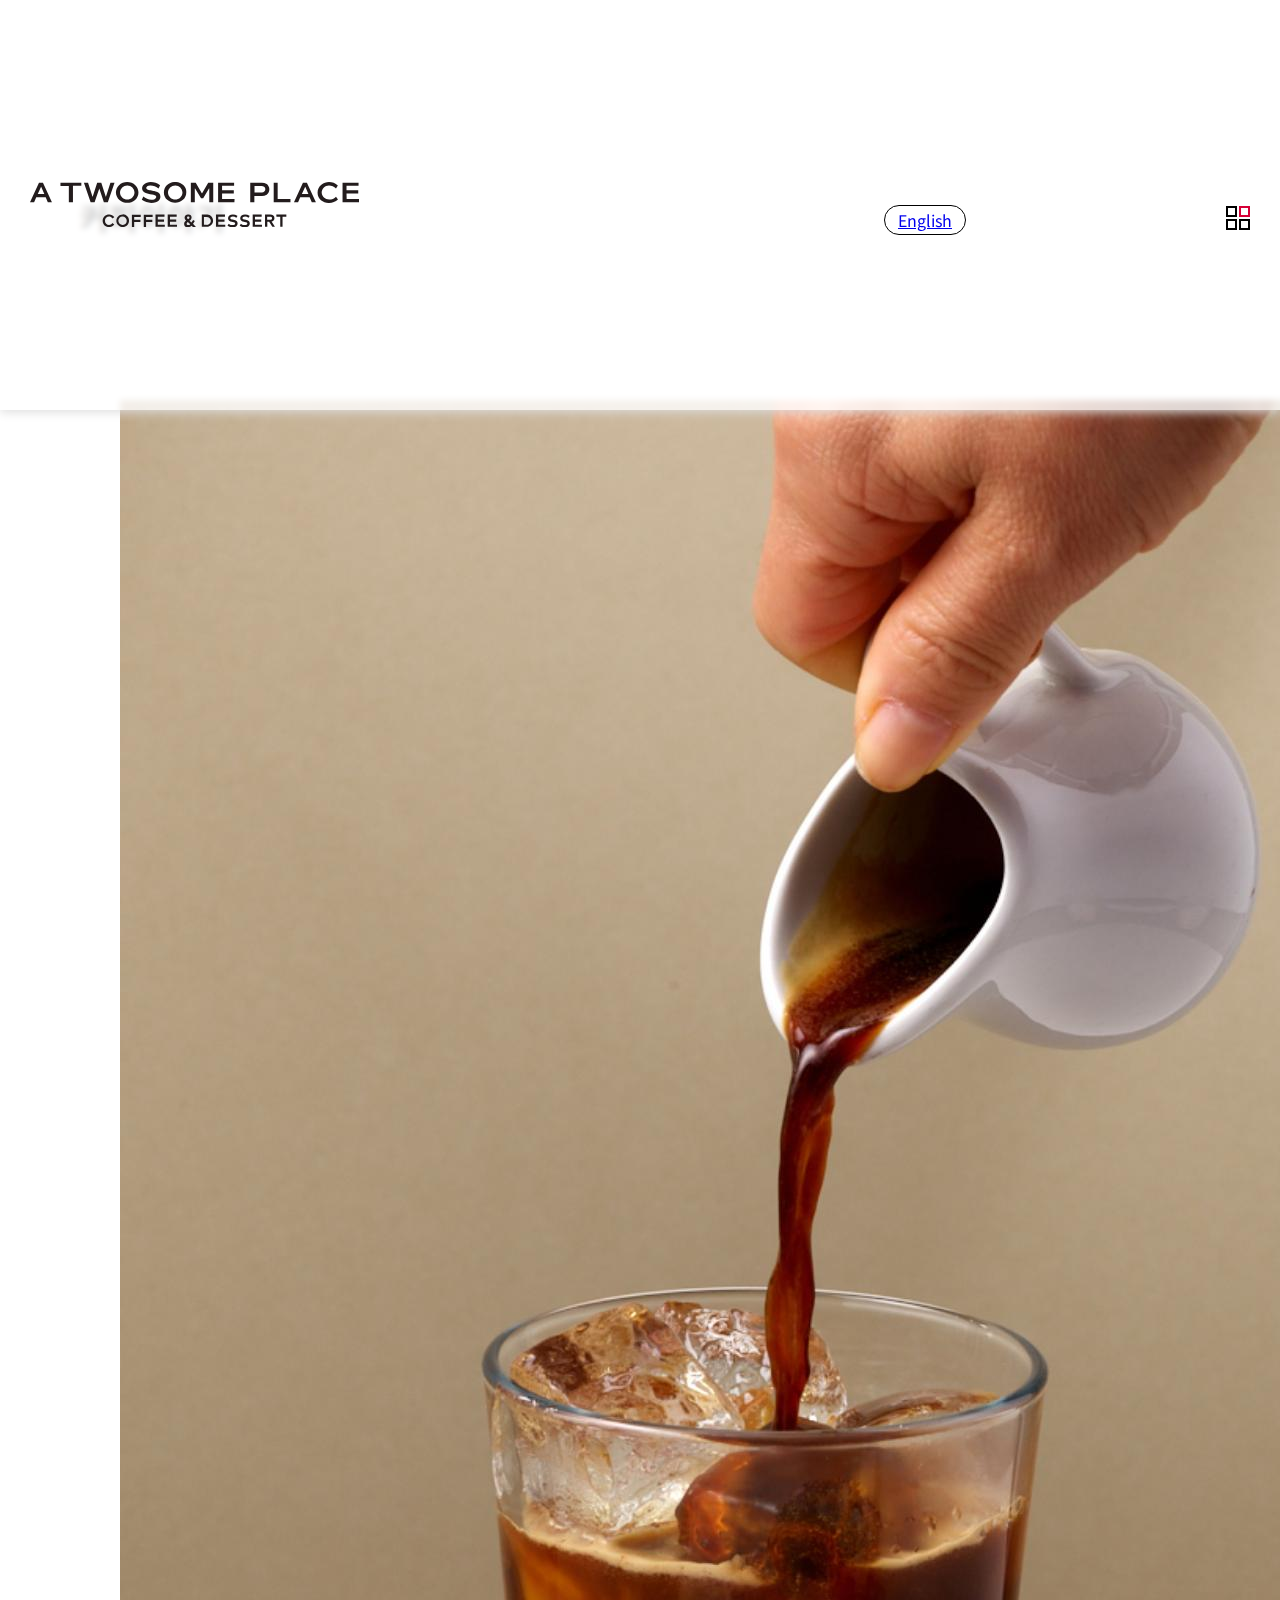
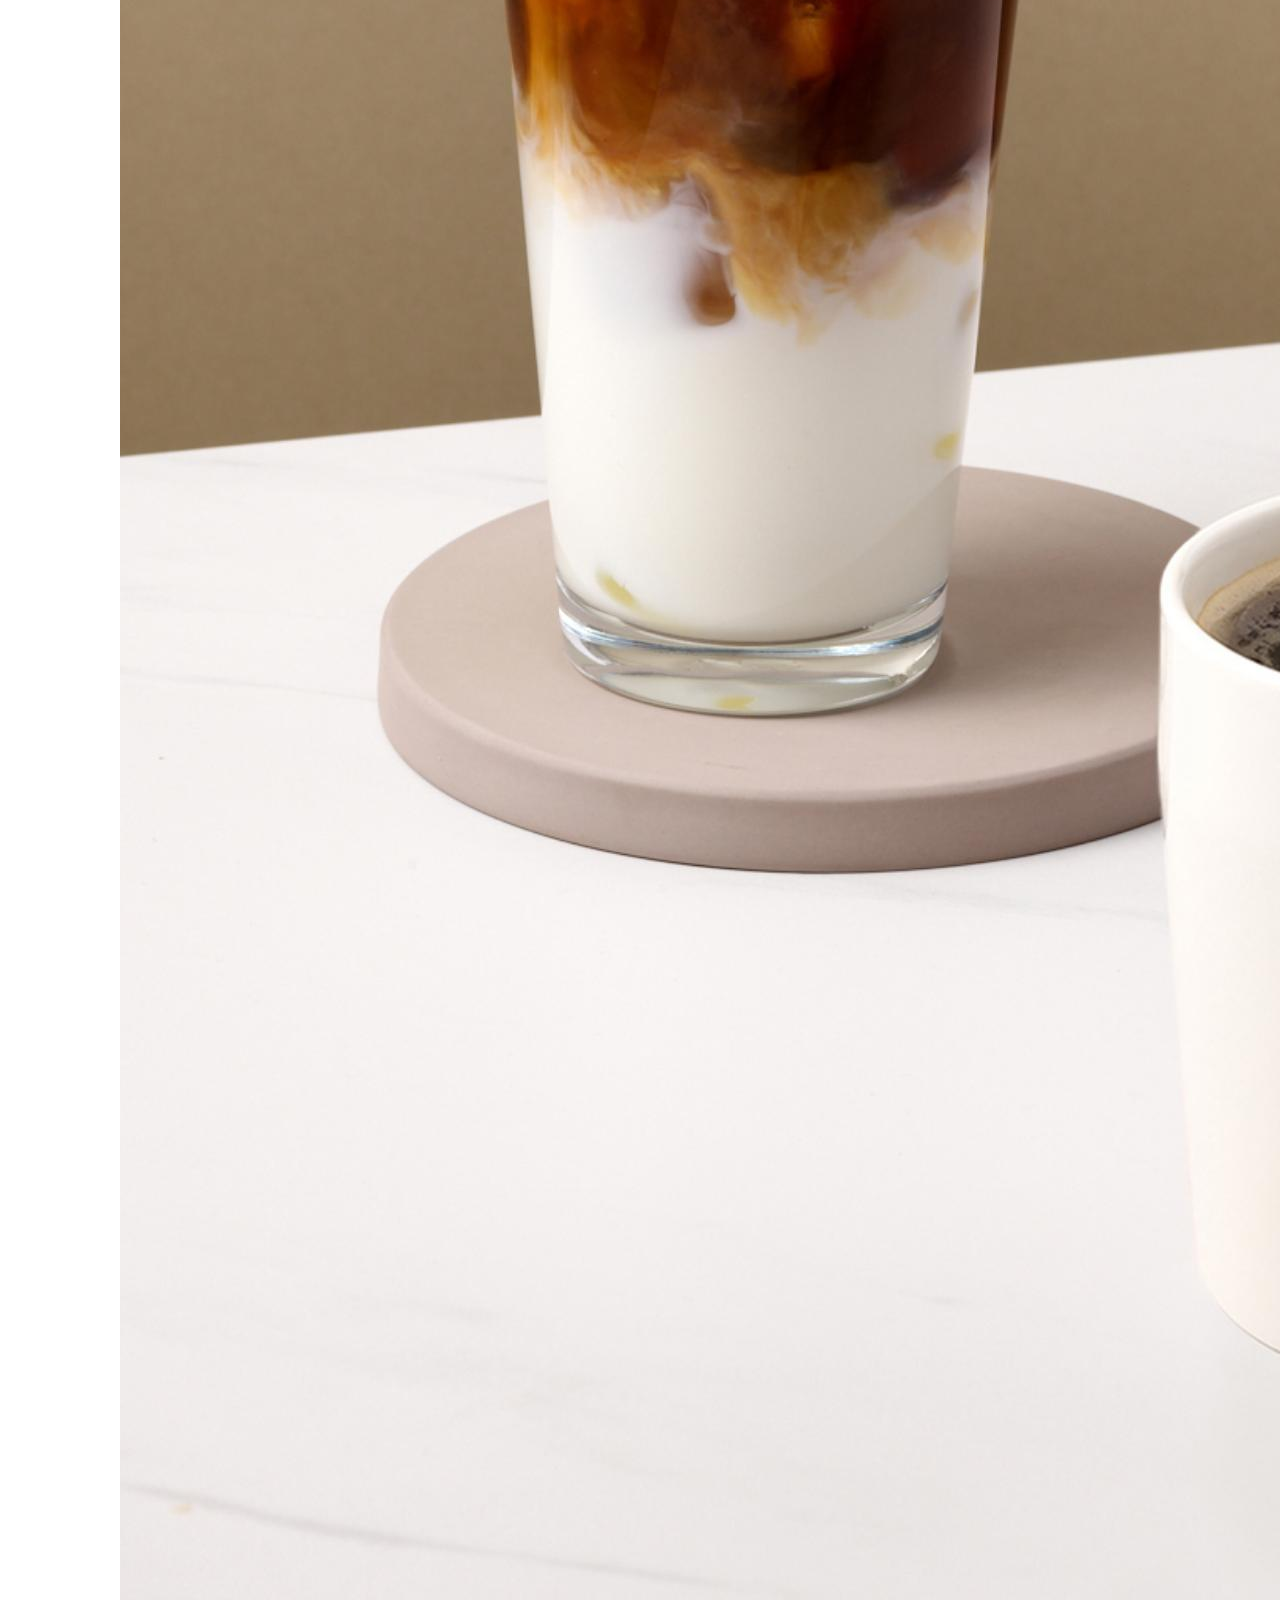
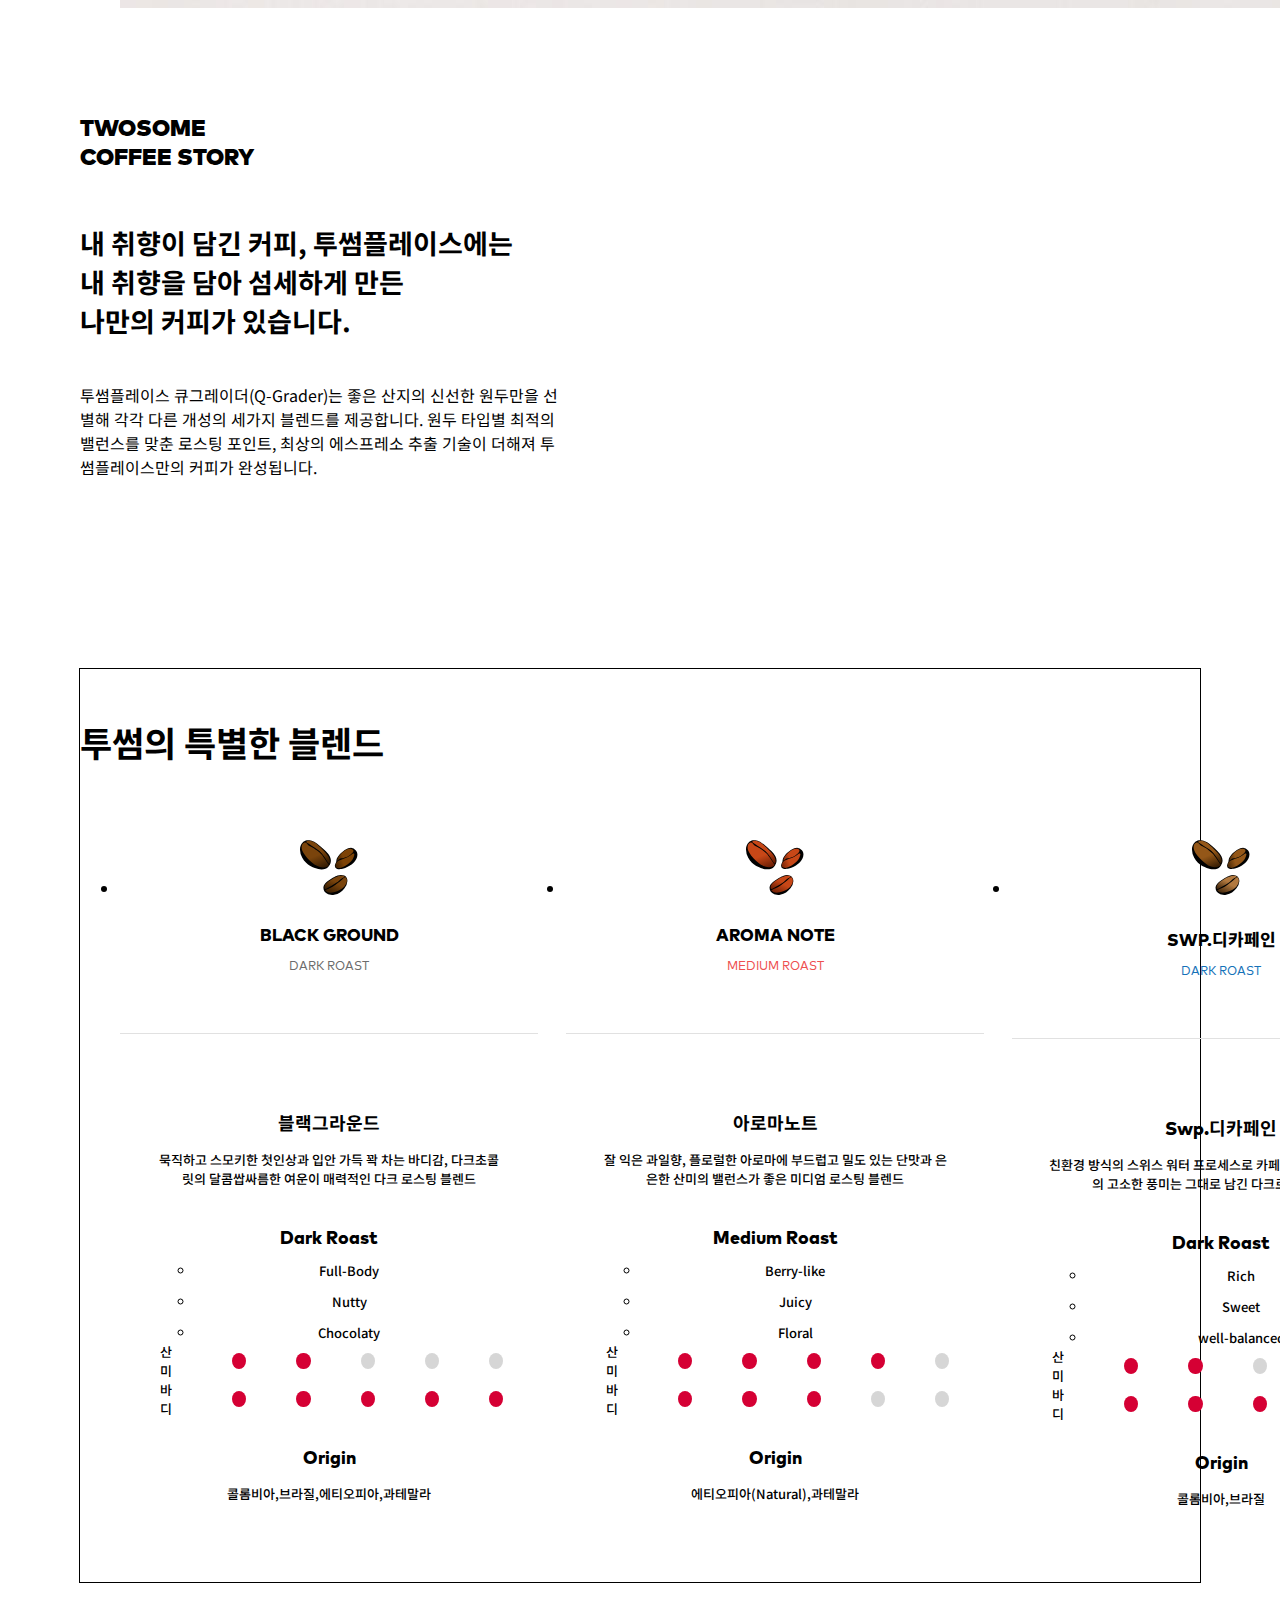
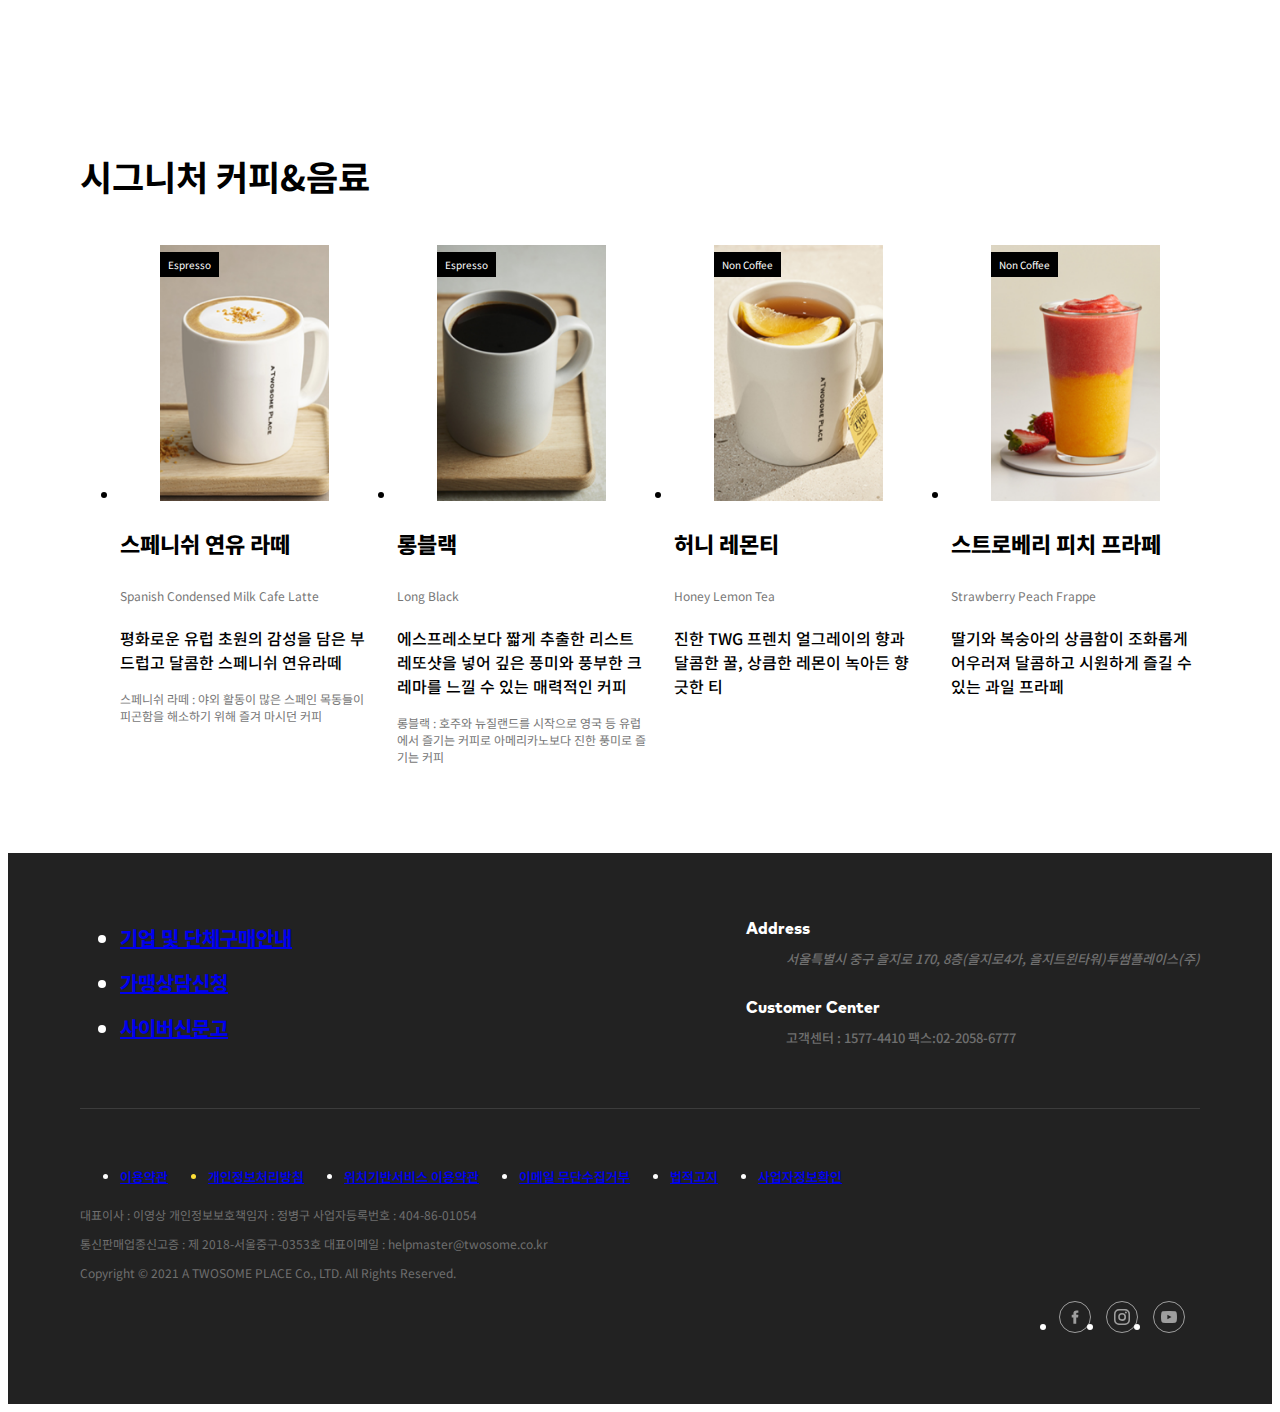
<file: coffee_story_final.html>
<!DOCTYPE html>
<html lang="en">
<head>
    <meta charset="UTF-8">
    <meta name="viewport" content="width=device-width, initial-scale=1.0">
    <title>투썸플레이스-예제</title>
    <link rel="stylesheet" href="./style/font.css">
    <!-- <link rel="stylesheet" href="./style/reset.css"> -->
    <link rel="stylesheet" href="./style/style_pc.css">
    <link rel="stylesheet" href="./style/style_tab (1).css">
    <link rel="stylesheet" href="./style/style_mo.css">

    <link rel="preconnect" href="https://fonts.googleapis.com">
    <link rel="preconnect" href="https://fonts.gstatic.com" crossorigin>
    <link href="https://fonts.googleapis.com/css2?family=Noto+Sans+KR:wght@100..900&display=swap" rel="stylesheet">
</head>
<body>
    <header>
        <h1 class="logo">
            <a href="#"><img src="./img/logo_black.svg" alt="투썸플레이스 검은로고"></a>
        </h1>
        <ul class="gnb">
            <li>
                <a href="#">투썸플레이스 소개</a>
                <ul>
                    <li>
                        <a href="#">투썸플레이스</a>
                        <ul>
                            <li><a href="#">비전체계</a></li>
                            <li><a href="#">연혁</a></li>
                            <li><a href="#">BI</a></li>
                            <li><a href="#">20주년 이야기</a></li>
                            <li><a href="#">Recruit</a></li>
                        </ul>
                    </li>
                    <li>
                        <a href="#">매장</a>
                        <ul>
                            <li><a href="#">DT/DI</a></li>
                        </ul>
                    </li>
                    <li><a href="#">브랜드 브로슈어</a></li>
                </ul>
            </li>
            <li>
                <a href="./coffe_story.html">메뉴이야기</a>
                <ul>
                    <li><a href="./coffe_story.html">커피이야기</a></li>
                    <li><a href="./desert_story.html">디저트이야기</a></li>
                    <li><a href="#">델리이야기</a></li>
                </ul>
            </li>
            <li>
                <a href="#">브랜드 지원</a>
                <ul>
                    <li><a href="#">어썸 페어링 플랜트</a></li>
                    <li><a href="#">어썸 디저트 플랜트</a></li>
                    <li><a href="#">C&D센터</a></li>
                    <li><a href="#">SEP센터</a></li>
                </ul>
            </li>
            <li>
                <a href="#">투썸플레이스 앱 & 멤버쉽</a>
                <ul>
                    <li><a href="#">투썸플레이스 앱 소개</a></li>
                    <li>
                        <a href="#">투썸플레이스 멤버쉽</a>
                        <ul>
                            <li><a href="#">멤버십 소개</a></li>
                            <li><a href="#">등급 및 혜택</a></li>
                        </ul>
                    </li>
                </ul>
            </li>
            <li>
                <a href="#">가맹점 창업안내</a>
                <ul>
                    <li><a href="#">가맹점 개설 안내</a></li>
                    <li><a href="#">창업설명회</a></li>
                    <li><a href="#">온라인 창업상담신청</a></li>
                    <li><a href="#">FAQ</a></li>
                    <li><a href="#">가맹점 전용 금융상품</a></li>
                </ul>
            </li>
            <li>
                <a href="#">새소식 & 공지</a>
                <ul>
                    <li><a href="#">공지사항</a></li>
                </ul>
            </li>
        </ul>
        <div class="util">
            <a class="lang_en" href="#">English</a>
            <a href="#" class="btn_menu"><img src="./img/ico_24_allmenu_black.svg" alt="전체메뉴"></a>
        </div>
    </header>
    <div class="allcontent">
        <section class="title">
            <div class="inner_content">
                <p><a href="#">홈</a>&middot;<a class="pColor_f" href="#">메뉴이야기</a></p>
                <h2>커피이야기</h2>
            </div>
        </section>
        <section class="type1">
            <div class="inner_content">
                <div class="txtframe">
                    <h3>
                        twosome<br>
                        coffee story
                    </h3>
                    <p class="sub_txt">
                        내 취향이 담긴 커피, 투썸플레이스에는<br>
                        내 취향을 담아 섬세하게 만든<br>
                        나만의 커피가 있습니다.
                    </p>
                    <p>
                        투썸플레이스 큐그레이더(Q-Grader)는 좋은 산지의 신선한 원두만을 선별해 각각 다른 개성의 세가지 블렌드를 제공합니다. 원두 타입별 최적의 밸런스를 맞춘 로스팅 포인트, 최상의 에스프레소 추출 기술이 더해져 투썸플레이스만의 커피가 완성됩니다.
                    </p>
                </div>
                <figure class="imgframe">
                    <img src="./img/img_p_coffeestory.jpg" alt="twosome
                    coffee story">
                </figure>
            </div>
        </section>
        <section class="type2">
            <div class="inner_content">
                <h4>투썸의 특별한 블렌드</h4>
                <ul class="blend_list">
                    <li>
                        <div class="blend_top">
                            <img src="./img/ico_64_coffee_black.svg" alt="black ground icon">
                            <h5>black ground</h5>
                            <p>dark roast</p>
                        </div>
                        <div class="blend_bottom">
                            <h5>블랙그라운드</h5>
                            <p>묵직하고 스모키한 첫인상과 입안 가득 꽉 차는 바디감, 다크초콜릿의 달콤쌉싸름한 여운이 매력적인 다크 로스팅 블렌드</p>
                            <h5>Dark Roast</h5>
                            <ul>
                                <li>Full-Body</li>
                                <li>Nutty</li>
                                <li>Chocolaty</li>
                            </ul>
                            <dl class="mater">
                                <dt>산미</dt>
                                <dd class="active">1점</dd>
                                <dd class="active">1점</dd>
                                <dd>0점</dd>
                                <dd>0점</dd>
                                <dd>0점</dd>
                            </dl>
                            <dl class="mater">
                                <dt>바디</dt>
                                <dd class="active">1점</dd>
                                <dd class="active">1점</dd>
                                <dd class="active">1점</dd>
                                <dd class="active">1점</dd>
                                <dd class="active">1점</dd>
                            </dl>
                            <h5>Origin</h5>
                            <p>콜롬비아,브라질,에티오피아,과테말라</p>
                        </div>
                    </li>
                    <li>
                        <div class="blend_top">
                            <img src="./img/ico_64_coffee_aroma.svg" alt="aroma note icon">
                            <h5>aroma note</h5>
                            <p class="pl_orange">medium roast</p>
                        </div>
                        <div class="blend_bottom">
                            <h5>아로마노트</h5>
                            <p>잘 익은 과일향, 플로럴한 아로마에 부드럽고 밀도 있는 단맛과 은은한 산미의 밸런스가 좋은 미디엄 로스팅 블렌드</p>
                            <h5>medium roast</h5>
                            <ul>
                                <li>Berry-like</li>
                                <li>Juicy</li>
                                <li>Floral</li>
                            </ul>
                            <dl class="mater">
                                <dt>산미</dt>
                                <dd class="active">1점</dd>
                                <dd class="active">1점</dd>
                                <dd class="active">1점</dd>
                                <dd class="active">1점</dd>
                                <dd>0점</dd>
                            </dl>
                            <dl class="mater">
                                <dt>바디</dt>
                                <dd class="active">1점</dd>
                                <dd class="active">1점</dd>
                                <dd class="active">1점</dd>
                                <dd>0점</dd>
                                <dd>0점</dd>
                            </dl>
                            <h5>Origin</h5>
                            <p>에티오피아(Natural),과테말라</p>
                        </div>
                    </li>
                    <li>
                        <div class="blend_top">
                            <img src="./img/ico_64_coffee_swp.svg" alt="swp디카페인">
                            <h5>swp.디카페인</h5>
                            <p class="pl_blue">dark roast</p>
                        </div>
                        <div class="blend_bottom">
                            <h5>swp.디카페인</h5>
                            <p>친환경 방식의 스위스 워터 프로세스로 카페인을 제거하고 견과류의 고소한 풍미는 그대로 남긴 다크로스팅 블렌드</p>
                            <h5>dark roast</h5>
                            <ul>
                                <li>Rich</li>
                                <li>Sweet</li>
                                <li>well-balanced</li>
                            </ul>
                            <dl class="mater">
                                <dt>산미</dt>
                                <dd class="active">1점</dd>
                                <dd class="active">1점</dd>
                                <dd>0점</dd>
                                <dd>0점</dd>
                                <dd>0점</dd>
                            </dl>
                            <dl class="mater">
                                <dt>바디</dt>
                                <dd class="active">1점</dd>
                                <dd class="active">1점</dd>
                                <dd class="active">1점</dd>
                                <dd class="active">1점</dd>
                                <dd>0점</dd>
                            </dl>
                            <h5>Origin</h5>
                            <p>콜롬비아,브라질</p>
                        </div>
                    </li>
                </ul>
            </div>
        </section>
        <section class="type3">
            <div class="inner_content">
                <h4>시그니처 커피&음료</h4>
                <ul class="pro_list">
                    <li>
                        <figure>
                            <img src="./img/img_t_menu01@3x.png" alt="스페니쉬 연유라떼 사진">
                            <span>Espresso</span>
                        </figure>
                        <h5>스페니쉬 연유 라떼</h5>
                        <p>Spanish Condensed Milk Cafe Latte</p>
                        <p>평화로운 유럽 초원의 감성을 담은 부드럽고 달콤한 스페니쉬 연유라떼</p>
                        <p>스페니쉬 라떼 : 야외 활동이 많은 스페인 목동들이 피곤함을 해소하기 위해 즐겨 마시던 커피</p>
                    </li>
                    <li>
                        <figure>
                            <img src="./img/img_t_menu02@3x.png" alt="롱블랙">
                            <span>Espresso</span>
                        </figure>
                        <h5>롱블랙</h5>
                        <p>Long Black</p>
                        <p>에스프레소보다 짧게 추출한 리스트레또샷을 넣어 깊은 풍미와 풍부한 크레마를 느낄 수 있는 매력적인 커피</p>
                        <p>롱블랙 : 호주와 뉴질랜드를 시작으로 영국 등 유럽에서 즐기는 커피로 아메리카노보다 진한 풍미로 즐기는 커피</p>
                    </li>
                    <li>
                        <figure>
                            <img src="./img/img_t_menu03@3x.png" alt="허니 레몬티">
                            <span>Non Coffee</span>
                        </figure>
                        <h5>허니 레몬티</h5>
                        <p>Honey Lemon Tea</p>
                        <p>진한 TWG 프렌치 얼그레이의 향과 달콤한 꿀, 상큼한 레몬이 녹아든 향긋한 티</p>
                    </li>
                    <li>
                        <figure>
                            <img src="./img/img_t_menu04@3x.png" alt="스트로베리 피치 프라페">
                            <span>Non Coffee</span>
                        </figure>
                        <h5>스트로베리 피치 프라페</h5>
                        <p>Strawberry Peach Frappe</p>
                        <p>딸기와 복숭아의 상큼함이 조화롭게 어우러져 달콤하고 시원하게 즐길 수 있는 과일 프라페</p>
                    </li>
                    
                </ul>
            </div>
        </section>
    </div>
    <footer>
        <div class="inner_content">
            <div class="foot_top">
                <section>
                    <ul class="foot_menu1">
                        <li><a href="#">기업 및 단체구매안내</a></li>
                        <li><a href="#">가맹상담신청</a></li>
                        <li><a href="#">사이버신문고</a></li>
                    </ul>
                </section>
                <section>
                    <dl class="info">
                        <dt>Address</dt>
                        <dd>
                            <address>서울특별시 중구 을지로 170, 8층(을지로4가, 을지트윈타워)투썸플레이스(주)</address>
                        </dd>
                        <dt>Customer Center</dt>
                        <dd>고객센터 : 1577-4410 팩스:02-2058-6777</dd>
                    </dl>
                </section>
            </div>
            <div class="foot_bottom">
                <ul class="footmenu2">
                    <li><a href="#">이용약관</a></li>
                    <li class="yellow"><a href="#">개인정보처리방침</a></li>
                    <li><a href="#">위치기반서비스 이용약관</a></li>
                    <li><a href="#">이메일 무단수집거부</a></li>
                    <li><a href="#">법적고지</a></li>
                    <li><a href="#">사업자정보확인</a></li>
                </ul>
                <p>
                    <span>대표이사 : 이영상</span>
                    <span>개인정보보호책임자 : 정병구</span>
                    <span>사업자등록번호 : 404-86-01054</span>
                </p>
                <p>
                    <span>통신판매업종신고증 : 제 2018-서울중구-0353호</span>
                    <span>대표이메일 : helpmaster@twosome.co.kr</span>
                </p>
                <p class="copy">
                    Copyright &copy; 2021 A TWOSOME PLACE Co., LTD. All Rights Reserved.
                </p>
                <ul class="sns_list">
                    <li><a href="#"><img src="./img/ico_32_facebook.svg" alt="페이스북 바로가기"></a></li>
                    <li><a href="#"><img src="./img/ico_32_instagram.svg" alt="인스타그램 바로가기"></a></li>
                    <li><a href="#"><img src="./img/ico_32_youtube.svg" alt="유튜브 바로가기"></a></li>
                </ul>
            </div>
        </div>
    </footer>
</body>
</html>
</file>
<file: style/font.css>
@font-face{
    font-family: "twosome_en";
    src: url('../font/MARKPROBOLD.woff');
    font-weight: 600;
}
@font-face{
    font-family: "twosome_en";
    src: url('../font/MARKPROBLACK.woff');
    font-weight: 900;
}
@font-face{
    font-family: "twosome_en";
    src: url('../font/MARKPROBOOK.woff');
    font-weight: 500;
}
@font-face{
    font-family: "twosome_en";
    src: url('../font/MARKPROHEAVY.woff');
    font-weight: 800;
}
</file>
<file: style/style_pc.css>
@media (min-width:1024px){
/* twosome */

@font-face{
    font-family: "twosome_en";
    src: url('../font/MARKPROBOLD.woff');
    font-weight: 600;
}
@font-face{
    font-family: "twosome_en";
    src: url('../font/MARKPROBLACK.woff');
    font-weight: 900;
}
@font-face{
    font-family: "twosome_en";
    src: url('../font/MARKPROBOOK.woff');
    font-weight: 500;
}
@font-face{
    font-family: "twosome_en";
    src: url('../font/MARKPROHEAVY.woff');
    font-weight: 800;
}

@media (min-width:1024px){
    
}
@media (min-width:768px) and (max-width:1023px){

}
@media (max-width:767px){

}

/* common */
html{
    font-family: "Noto Sans KR", sans-serif;
    font-size: 16px;
}


.allcontent{
    padding-top: 100px;
}
.allcontent>section{
    padding: 60px 0;
}
.inner_content{
    /* 컨텐츠가 놓이는 공간 1110픽셀 화면 중앙배치 */
    /* border: 1px solid red; */
    width: 1120px;
    margin: 0 auto;
}


.pColor_f{
    color: #d50034!important;
}

header{
    /* border: 1px solid red; */
    box-shadow: 0px 2px 2px transparent;
    height: 100px;
    padding: 0 58px;
    display: flex;
    justify-content: space-between;
    align-items: flex-start; 
    overflow: hidden; /*메뉴창 흘러넘치는거 안보이게 하기위함*/
    transition: all 0.6s ease 0s; /* transition은 변하기 전 스타일에 넣어줘야함 */

    position: fixed; /* */
    z-index: 1000; /* 메뉴바겹쳐서 뜨는거 해결 */ 

    width: 100%;
    left: 0;
    top: 0;
    background: rgba(255, 255, 255, 0.854);
    backdrop-filter: blur(3px);
    box-sizing: border-box;
}
header:hover{
    height: 410px;
    box-shadow: 0px 2px 10px #ddd; 
}

.logo{
    /* border: 1px solid blue; */
    width: 200px;
    margin-top: 30px;
    /* height: 35px; */
}
.gnb{
    /* border: 1px solid green; */
    width: 1110px;
    align-self: flex-start;
    display: flex;
    align-items: flex-start;
    justify-content: space-around;

}
.gnb ul{

}
.gnb a:hover{
    color: #d50034;
}
.gnb>li>a{
    /* border: 1px solid red; */
    display: flex;
    height: 100px;
    align-items: center;
    font-weight: bold;
}
.gnb>li:nth-of-type(2)>a{
    color: #d50034;
}


.util{
    /* border: 1px solid blue; */
    width: 245px;
    display: flex;
    justify-content: space-between;
    align-items: center;
    margin-top: 30px;
}


.lang_en{
    /* border: 1px solid #000; */
    padding: 6px 24px;
    border-radius: 30px;
}
.lang_en:hover{
    background-color: #d50034;
    color: #fff;
}

.gnb>li>ul>li{
    /* border: 1px solid blue; */
    margin-bottom: 20px;
}
.gnb>li>ul>li:last-of-type{
    margin-bottom: 0;
}

.gnb>li>ul>li>a{
    font-size: 14px;
    font-weight: bold;
}



.gnb>li>ul>li>ul>li{
    /* border: 1px solid red; */
    margin-bottom: 6px;
} /*3뎁스*/

.gnb>li>ul>li>ul>li:last-of-type{
    margin-bottom: 0;
}



.gnb>li>ul>li>ul>li>a{
    font-size: 12px;
    color: #6c6c6c;
}

/* 서브페이지 타이틀부분 */
.title .inner_content{
    /* border: 1px solid blue;
    padding-top: 66px;
    padding-bottom: 72px; */
}
.title p{
    font-size: 12px;
    margin-bottom: 70px;
    font-weight: 600;
}
.title p a{
    color: #5f5f5f;
    padding: 0 7px;
}
.title p a:nth-of-type(1){
    padding-left: 0;
}
.title h2{
    font-size: 62px;
    font-weight: 800;
}

.type1 .inner_content{
    /* border: 1px solid red; */
    display: flex;
    justify-content: space-between;
}
.imgframe{
    width: 443px;
}

.txtframe{
    /* border: 1px solid blue; */
    width: 480px;
    display: flex;
    flex-direction: column;
    padding-top: 68px;
    padding-bottom: 53px;
    justify-content: space-between;
}

.txtframe h3{
    font-family: "twosome_en";
    font-weight: 900;
    text-transform: uppercase;
    font-size: 37px;
}
h3{
    /* border: 1px solid lime; */
}
.sub_txt{
    /* border: 1px solid lime; */
    font-size: 27px;
    font-weight: 700;
}
.sub_txt2{
    /* border: 1px solid lime; */
}


.type2{
    /* border: 1px solid red; */

}
.type2 .inner_content{
    border: 1px solid 
}

h4{
    /*  */
    font-size: 35px;
    font-weight: 700;
    margin-bottom: 28px;
}
.blend_list{
    /* border: 1px solid red; */
    display: flex;
}


.blend_list>li{
    /* border: 1px solid #e1e1e1; */
    flex: 1;
    margin-right: 28px;
}
.blend_list>li:last-of-type{
    margin-right: 0px;
}


.blend_top{
    border-bottom: 1px solid #e1e1e1;
    text-align: center;
    padding-top: 44px;
    padding-bottom: 46px;
}

.blend_bottom{
    padding: 45px 35px;
}

.blend_top h5{
    margin-top: 26px;
    margin-bottom: 10px;
    font-size: 17px;
    font-family: "twosome_en","Noto Sans KR", sans-serif;
    font-weight: 800;
    text-transform: uppercase;
}
.blend_top p{
    font-family: "twosome_en","Noto Sans KR", sans-serif;
    font-weight: 200;
    text-transform: uppercase;
    color: #6c6c6c;
    font-size: 12px;
}
.blend_top .pl_orange{
    color: #ee4f51;
}
.blend_top .pl_blue{
    color: #1571b8;
}

.blend_bottom{ /*상속 먼저 만들어주기*/
    font-size: 13px;
    text-align: center;
    font-weight: 500;
}
.blend_bottom h5{
    font-family: "twosome_en","Noto Sans KR", sans-serif;
    font-weight: 700;
    /* border: 1px solid red; */
    font-size: 18px;
    text-transform: capitalize; /*앞의 글자만 대문자처리*/
    text-align: center;
    margin-bottom: 10px;
}
.blend_bottom p:nth-of-type(1){
    /* border: 1px solid red; */
    margin-bottom: 40px;
}

.blend_bottom li{
    /* border: 1px solid blue; */
    margin-bottom: 12px;
}
.blend_bottom li:last-of-type{
    margin-bottom: 0px;
}
/* span{
    color: #d50034;
    margin-right: 8px;
} */
/* .blend_bottom li:before{
    content: "✔";
    color: #d50034;
} */

.mater{
    /* border: 1px solid green; */
    /* margin: 10px 0; */
    /* width: 160px; */
    margin: 0 auto;
    display: flex;
    align-items: center;
    justify-content: center;
}
.mater>dt{
    /* border: 1px solid red; */
    margin-right: 16px;
}
.mater>dd{
    /* border: 1px solid red; */
    font-size: 0;
    width: 16px;
    height: 16px;
    border-radius: 50%;
    background: #d6d6d6;
    margin-right: 10px;
}
.mater>dd.active{
    background: #d50034;
}
.mater>dd:last-of-type{
    margin-right: 0;
}




/* 위에 h4 공통스타일로 해놓음 */
.pro_list{
    /* border: 1px solid red; */
    display: flex;
    flex-wrap: wrap;
}
.pro_list>li{
    /* border: 1px solid blue; */
    box-sizing: border-box;
    /* flex: 1; */
    width: calc((100% - 84px)/4);
    margin-right: 28px;
}
.pro_list>li:nth-of-type(4n){
    margin-right: 0;
}
.pro_list>li figure{
    height: 256px;
    /* border: 1px solid green; */
    position: relative;
    /* figure태그가 span태그를 감싸고 있어서 figure가 부모태그이므로 여기에 relative를 해줘야함 */
}
.pro_list>li figure img{
    width: 100%;
    height: 100%;
    object-fit: cover;
}
.pro_list>li span{
    /* border: 1px solid red; */
    position: absolute;
    left: 0;
    top: 7px;
    background: #000;
    color: #fff;
    padding: 5px 8px;
    font-size: 10px;
}
.pro_list>li>h5{
    /* font-weight: 800;
    font-size: 20px; */
    margin-top: 26px;
    margin-bottom: 28px;
}
.pro_list>li p:nth-of-type(1),
.pro_list>li p:nth-of-type(3){
    color: #777;
    font-size: 12px;
}
.pro_list>li p:nth-of-type(2){
    margin-top: 22px;
    margin-bottom: 16px;
    font-weight: 500;
}




footer{
    padding: 50px 0;
    background: #222;
    color: #fff;
}
.foot_top{
    border-bottom: 1px solid #3c3c3c;
    padding-bottom: 45px;
    display: flex;
    justify-content: space-between;
}
.foot_top>section{
    /* border: 1px solid lime; */
}
.foot_menu1{
    font-size: 20px;
    font-weight: 800;
}
.foot_menu1>li{
    /* border: 1px solid lime; */
    margin-bottom: 16px;
}
.foot_menu1>li:last-of-type{
    margin-bottom: 0;
}
.info{
    font-size: 16px;
}
.info dt{
    font-family: "twosome_en";
    font-weight: 800;
    margin-bottom: 10px;
}
.info dd{
    color: #6f6f6f;
    font-weight: 500;
    margin-bottom: 30px;
    font-size: 13px;
}
.info dd:last-of-type{
    margin-bottom: 0;
}
.foot_bottom{
    /* border: 1px solid red; */
    padding-top: 45px;
}
.footmenu2{
    /* border: 1px solid lime; */
    display: flex;
    font-size: 13px;
    font-weight: 600;
    margin-bottom: 20px;
}
.footmenu2>li{
    /* border: 1px solid lime; */
    margin-right: 40px;
}
.footmenu2>li:last-of-type{
    margin-right: 0;
}
.yellow{
    color: #ffe037;
}

.foot_bottom p{
    color: #6f6f6f;
    font-size: 12px;
    margin-bottom: 10px;
}
.foot_bottom p.copy{
    margin-bottom: 20px;
}
.sns_list{
    /* border: 1px solid lime; */
    display: flex;
    justify-content: flex-end;
}
.sns_list>li{
    /* border: 1px solid lime; */
    margin-right: 15px;
}



h5{
    font-weight: 800;
    font-size: 22px;
}




.sliding_viewer{
    /* border: 1px solid red; */
    position: fixed;
    z-index: 500;
    right: 55px;
    top: calc(50% - 105px);
    width: 62px;
    height: 210px;
    font-size: 15px;
    font-family: "twosome_en";
    font-weight: 800;
}
.state{
    height: 50px;
    /* border: 1px solid red; */
    display: flex;
    justify-content: center;
    align-items: center;
}
.process_box{
    height: 110px;
    /* border: 1px solid blue; */
    width: 2px;
    margin: 0 auto;
    background: rgba(111, 111, 111, 0.725);
}
.current_process_bar{
    height: calc(110px/6);
    background: #000;
}


.fixed_menu{
    border: 1px solid red;
    position: fixed;
    right: 30px;
    bottom: 30px;
    z-index: 500; /*relative absolute하니까 안보여서 이렇게 해논거임*/
}
.fixed_menu li{
    background: #d4103f;
    color: #fff;
    margin-bottom: 20px;
    border-radius: 40px;
}
.fixed_menu li:last-of-type{
    margin-bottom: 0;
}
.fixed_menu li a{
    /* border: 1px solid lime; */
    display: flex;
    align-items: center;
    padding: 24px 18px;
}
.fixed_menu li a:after{
    content:""; /*content속성이 있어야 after가 유효함*/
    /* border: 1px solid aqua; */
    display: inline-block;
    width: 35px;
    height: 35px;
    margin-left: 12px;
}
.cor:after{
    background: url('../img/ico_floating.svg') no-repeat 50% 50% / contain;
}
.par:after{
    background: url('../img/ico_floating_iof.png') no-repeat 50% 50% / contain;
}


.allcontent>section.main_banner{
    padding: 0;
}

.allcontent.onepage_scl{
    padding-top: 0;
}
.onepage_scl>section{
    border: 1px solid red;
    height: 100vh;
    box-sizing: border-box;
}
.main_station{ /**/
    width: 100%;
    height: 100%; /*부모태그의 높이가 명확하게 잡혀있을 때 쓰는거임(100vh라고 정해놓음)*/
    /* border: 3px solid blue; */
    overflow: hidden;
    position: relative;
}
ul.main_train{
    width: 200%; /*리스트가 2개니까 너비를 200%로.(=2배만큼이라는 뜻임)*/
    height: 100%;
    display: flex;
}
ul.main_train>li{
    flex: 1;
}
ul.main_train>li img{
width: 100%;
height: 100%;
object-fit: cover;
}
.main_train_controler{
    /* border: 1px solid red; */
    width: 240px;
    height: 56px;
    position: absolute; /*relative는 main_station에 해놓음*/
    left: calc(50% - 120px);
    bottom: 32px;
    display: flex;
    background: rgba(34, 34, 34, 0.734);
    border-radius: 30px;
    align-items: center;
    justify-content: space-between;
    font-family: "twosome_en";
    font-weight: 800;
    color: #7c7c7c;
}
.main_cur_slide{
    color: #fff;
}
.btn{
    /* border: 1px solid lime; */
    width: 56px;
    height: 56px;
    display: flex;
    justify-content: center;
    align-items: center;
}




.menu_story .inner_content{
    /* border: 2px solid red; */
    display: flex;
    justify-content: center;
    align-items: center;
    height: 100%;
}
.outer_menu{
    width: 100%;
}

.bigTitle{
    font-size: 90px;
    font-family: "twosome_en";
    font-weight: 900;
    z-index: 50; /* 앞으로 더 나오게끔 우선순위 높게. z-index는 형제끼리 비교하는것을 원칙으로 함*/
}
.bigTitle:after{
    content: "";
    display: inline-block;
    width: 20px;
    height: 20px;
    background: #d50034;
    margin-left: 10px;
}
.menuFrame{
    /* border: 1px solid blue; */
    display: flex;
    z-index: 45;
}
.menuFrame>section{
    /* flex: 1; */
    flex-shrink: 0;
    width: 50%;
}
.menuFrame .tabTitle{
    width: 500px;
}
.tab_title_ul{
    font-family: "twosome_en","Noto Sans KR",sans-serif;
    font-size: 24px;
    width: 100%;
    height: 440px;
    /* border: 1px solid red; */
    display: flex;
    flex-direction: column;
    justify-content: space-around;
}
.tab_title_ul>li{
    /* border: 1px solid blue; */
    color: #999;
}
.tab_title_ul>li.on{
    color: #000;
}
.tab_title_ul>li.on p{
    opacity: 1; /*활성화된건 보여야하니까*/
}

.tab_title_ul>li p{
    opacity: 0; /*그 자리에 그대로 있지만 보이지않을 뿐. 여백감 그대로 유지*/
    font-size: 16px;
    font-weight: 700;
    margin-bottom: 14px;
}
.tab_title_ul>li h3{
    font-size: 28px;
    font-weight: 900;
}

.tab_title_ul>li.on h3{
    text-decoration: underline;
}



.tabDesc{
    /* border: 4px solid red; */
    height: 500px;
}
.tabDesc .story_slider_station{
    /* min-width: 50vw; */
    width: 2000px;
    display: none;
    /* border: 1px solid blue; */
    height: 100%;
    position: relative;
}
.tabDesc .story_slider_station.on{
    display: block;
}
.story_slider{
    /* border: 1px solid red; */
    display: flex;
    height: 100%;
    align-items: flex-end;
}
.story_slider>li{
    /* border: 1px solid red; */
    width: 180px;
    height: 180px;
    flex-shrink: 0;
    flex-grow: 0;
    margin-right: 32px;
}
.story_slider>li.on{
    width: 500px;
    height: 500px;
}
.story_slider>li a{
    display: block;
    width: 100%;
    height: 100%;
}
.story_slider>li a img{
    width: 100%;
    height: 100%;
    object-fit: cover;
}
.story_slider>li:last-of-type{
    margin-right: 0;
}


.menu_story{
    overflow: hidden;
}

.menu_story .bigTitle{
    position: relative;
    /* border: 1px solid red; */
    top: 50px;
}

.story_slider_station{
    position: relative;
}
.story_slider_ctl{ 
    /* relative는 station slider에 함 */
    /* border: 1px solid red; */
    width: 430px;
    height: 56px;
    position: absolute;
    left: 34px;
    bottom: -28px;
    display: flex;
    justify-content: space-between;
    align-items: center;
    color: #fff;
    background: #000;

    /* background: #000;
    color: #fff;
    display: flex;
    justify-content: space-between;
    align-items: center;
    position: absolute;
    bottom: -20px;
    margin: 0px 34px; */
}

.story_slider_ctl>*{
    /* border: 1px solid blue; */
}
.btn_story{
    width: 56px;
    height: 56px;
    display: flex;
    justify-content: center;
    align-items: center;
    cursor: pointer;
}



.alist{
    background: url('../img/main_alist_pc.jpg') no-repeat 50% 50% / cover;
    font-family: "twosome_en","Noto Sans KR",sans-serif;
}
.alist .inner_content{
    margin-top: 200px;
}
.alist_title{
    font-family: "twosome_en";
    font-size: 70px;
    font-weight: 900;
    line-height: 1.05;
    position: relative; /*static은 position의 기본값*/
    z-index: 50;
}
.alist_title:after{
    content: "";
    display: inline-block;
    width: 20px;
    height: 20px;
    background: #d50034;
    margin-left: 10px;
}
.alist .inner_content h4{
    font-weight: 850;
    margin-top: 30px;
}
.alist .inner_content h5{
    font-weight: 750;
    margin-bottom: 10px;
}
.alist .inner_content h6{
    color: #535155;
    width: 500px;
    height: 35px;
    font-weight: 450;
}

.brand_support .inner_content{
    border: 5px solid blue;
    height: 100%;
    display: flex;
    align-items: center;
}
.outer_brand{
    width: 100%;
}

/*슬라이드쇼*/
.support_station{
    border: 1px solid red;
    width: 100%;
    height: 550px;
    position: relative;
    top: -80px;
}
.support_station .story_slider_ctl{
    width: 321px;
    height: 56px;
    position: absolute;
    right: 34px;
    left: auto;
    bottom: -28px;
    display: flex;
    justify-content: space-between;
    align-items: center;
    color: #fff;
    background: #000;
}
.support_train{
    width: 400%; /*부모태그 100%너비의 4배만큼의 사이즈*/
    height: 100%;
    display: flex;
}
.support_train>li{
    border: 1px solid green;
    flex: 1;
    height: 100%;
    display: flex;
    justify-content: space-around;
}
.support_train>li figure{
    width: 550px;
    height: 550px;
    border: 1px solid red;
    position: relative;
}
.support_train>li figure figcaption{
    border: 1px solid black;
    position: absolute;
    left: -15px;
    bottom: 0;
    display: flex;
    align-items: center;
    transform-origin: 0% 100%;
    transform: rotate(-90deg);
}
.support_train>li figure figcaption:before{
    content: "";
    display: inline-block;
    width: 40px;
    height: 1px;
    background: #000;
    margin-right: 20px;
}
.txt_support{
    width: 280px;
    align-self: flex-end;
    border: 5px solid red;
    padding-bottom: 114px;
}
.txt_support h5{
    font-size: 32px;
    font-weight: 800;
    margin-bottom: 20px;
    position: relative;
    border: 1px solid black;
}
.txt_support h5:before{
    content: "";
    border: 1px solid red;
    position: absolute;
    left: 0;
    top: -77px;
    width: 67px;
    height: 67px;
}
.sup1:before{
    background: url('../img/ico_brand1.svg') no-repeat 50% 50% / contain;
}
.sup2:before{
    background: url('../img/ico_brand2.svg') no-repeat 50% 50% / contain;
}
.sup3:before{
    background: url('../img/ico_brand3.svg') no-repeat 50% 50% / contain;
}
.sup4:before{
    background: url('../img/ico_brand4.svg') no-repeat 50% 50% / contain;
}
.txt_support h5:after{
    border: 1px solid red;
    content: "⇀";
    width: 35px;
    height: 30px;
    margin-left: 16px;
}
.sup_last_slide{
    color: #999;
}
.brand_support{
    overflow: hidden;
}

.franchise{
    background: #f5f5f5;
    position: relative; /*animation_bg의 부모태그*/
}

.franchise .inner_content{
    border: 4px solid red;
    height: 100%;
    display: flex;
    align-items: center;
    justify-content: center;
    position: relative;
    z-index: 50; /*animation_bg olive색깔이 뒤로 가고 inner_content가 앞으로 나오게됨*/
}
.outer_fran{
    border: 1px solid blue;
    text-align: center;
}
.storyTitle{
    font-size: 24px;
    font-weight: 700;
    margin-top: 30px;
    margin-bottom: 30px;
}
.outer_fran p:nth-of-type(2){
    color: #333;
    font-size: 17px;
}
.link_box{
    border: 1px solid blue;
    margin-top: 46px;
}
.link_box>a{
    border: 2px solid black;
    width: 240px;
    height: 60px;
    display: inline-flex;
    align-items: center;
    padding: 0 24px;
    box-sizing: border-box;
    font-weight: 700;
    position: relative;
}
.link_box>a:after{
    border: 1px solid red;
    content: "⇀";
    position: absolute;
    right: 20px;
    top: 50%;
    transform: translateY(-50%);
    font-size: 30px;
}

.animation_bg{
    width: 100%;
    height: 100vh;
    background: #f5f5f5;
    position: absolute;
    left: 0;
    top: 0;
    overflow: hidden;
    z-index: 10;
}
.fran_bg{
    width: 100%;
    height: 100vh;
    background: #f5f5f5;
    position: absolute;
    left: 0;
    top: 0;
    overflow: hidden;
    z-index: 15; /*animation_bg보다 앞에 나와있음*/
}

.circle{
    background: red;
    width: 10px;
    height: 10px;
    border-radius: 50%;
    font-size: 0;
    position: absolute;
    right: -10px;
    top: 100px;
    /* animation: name duration timing-function delay iteration-count direction fill-mode; */
}
/* .cir1{
    animation: moveRtoL 14s linear 0s infinite;
    top: 100px;
} */
/* .cir2{
    animation: moveRtoL 14s linear 2s infinite;
    top: 200px;
}
.cir3{
    animation: moveRtoL 10s linear 3s infinite;
    top: 300px;
}
.cir4{
    animation: moveRtoL 7s linear 5s infinite;
    top: 400px;
}
.cir5{
    animation: moveRtoL 20s linear 0s infinite;
    top: 500px;
} */

.franFrame{
    border: 1px solid red;
    width: 160px;
    height: 160px;
    position: absolute;
    right: -160px;
    top: 100px;
    /* position: absolute; */
    animation: moveRtoL2 15s linear 0s infinite
}
.fran1{
    top:100px;
    animation: moveRtoL2 15s linear 0s infinite
}
.fran2{
    top:200px;
    animation: moveRtoL2 10s linear 5s infinite
}
.fran3{
    top:300px;
    animation: moveRtoL2 5s linear 0s infinite
}
.franFrame h6{
    border: 1px solid blue;
    position: absolute;
    right: -58px;
    top: 21px;
    border-radius: 20px 20px 20px 0;
    padding: 6px 18px;
    font-size: 12px;
    font-weight: 600;
    color: #fff;
    background: rgba(233, 82, 82, 0.853);
}
@keyframes moveRtoL {
    0%{
        transform: translateX(0vw);
    }
    100%{
        transform: translateX(-100vw);
    }

}
@keyframes moveRtoL2 {
    0%{
        transform: translateX(0vw);
    }
    100%{
        transform: translateX(-130vw);
    }

}


.onepage_scl>section.news{
    border: 3px solid blue;
    width: 100%;
    display: flex;
    justify-content: space-between;
}
.news .inner_content{
    /* margin-top: 100px; */
    border: 2px solid black;
    display: flex;
    width: 1230px;
    height: 100%;
    justify-content: space-between;
    /* margin: 100px auto; */

}
.news_notice{
    /* border: 1px solid red; */
    width: 480px;
}
.news .news_sub{
    font-weight: 800;
    font-size: 20px;
    margin-top: 70px;
}
.news_ill{
    margin-top: 200px;
}
.notice_list{
    /* border: 2px solid orange; */
    padding: 50px 0;
    width: 600px;
    margin: auto 0;
}

.notices_li{
    margin-bottom: 20px;
}
.news_sub{
    font-size: 20px;
    font-weight: 600;
}
.notice1{
    font-size: 15px;
    font-weight: 450;
    color: #d50034;
    margin-bottom: 15px;
}
.notice1_1{
    font-size: 20px;
    font-weight: 700;
    margin-bottom: 15px;
}
.notice1_1_1{
    font-size: 15px;
    color: #8a8a8a;
    margin-bottom: 30px;
}



    
}
</file>
<file: style/style_tab (1).css>
@media (min-width:768px) and (max-width:1023px){
    /* common */
html{
    font-family: "twosome_en","Noto Sans KR", sans-serif; 
    font-size:16px;
}
h4 {
    font-size: 32px;
    font-weight: 700;
    margin-bottom: 28px;
}
h5{
    font-size:20px;
    font-weight:800;
}
.allcontent{
    padding-top:80px;
}
.allcontent>section{
    padding:30px 0;
}
.inner_content{
    width:90%;
    margin:0 auto;
}
.pColor_f{
    color:#d50034!important;
}



header{
    box-shadow: 0px 2px 2px transparent;
    height:80px;
    padding:0 45px;
    display: flex;
    justify-content: space-between;
    align-items: center;
    overflow: hidden;
    transition:all 0.6s ease 0s;
    position:fixed;
    z-index: 1000;
    left:0;
    top:0;
    width:100%;
    background:rgba(255, 255, 255, 0.80);
    backdrop-filter: blur(3px);
    box-sizing: border-box;
}
.logo{
    width:200px;
}
.gnb{
    display:none;
}
.util{
    width:150px;
    display: flex;
    justify-content: space-between;
    align-items: center;
}
.lang_en{
    border:1px solid #000;
    padding:6px 24px;
    border-radius: 30px;
}
.lang_en:hover{
    background-color:#d50034;
    color:#fff;
}


/* 서브페이지 타이틀부분 */
.title .inner_content{}
.title p {
    font-size: 15px;
    margin-bottom: 40px;
    font-weight: 600;
}
.title p a{
    color:#5f5f5f;
    padding:0 7px;
}
.title p a:nth-of-type(1){
    padding-left:0;
}
.title h2{
    font-size:62px;
    font-weight: 800;
}

.type1 .inner_content{
    display:flex;
    justify-content: space-between;
}
.txtframe {
    width: 480px;
    display: flex;
    flex-direction: column;
    justify-content: space-between;
    padding-top: 63px;
    padding-bottom: 53px;
    margin-right: 50px;
}
.txtframe>*{
}
.imgframe{
    width:443px;
}
.txtframe h3{
    font-family: "twosome_en";
    font-weight: 900;
    text-transform: uppercase;
    font-size:37px;
}
.sub_txt{
    font-size:27px;
    font-weight: 700;
}

.type2{
}
.type2 .inner_content{
}

.blend_list{
    display: flex;
}
.blend_list>li{
    border:1px solid #e1e1e1;
    flex:1;
    margin-right:28px;
}
.blend_list>li:last-of-type{margin-right:0;}
.blend_top{
    border-bottom:1px solid #e1e1e1;
    text-align: center;
    padding-top:44px;
    padding-bottom:46px;
}
.blend_bottom{
    padding:45px 35px;
}
.blend_top h5{
    margin-top:26px;
    margin-bottom:10px;
    font-size:17px;
    font-family: "twosome_en","Noto Sans KR", sans-serif;
    font-weight:800;
    text-transform: uppercase;
}
.blend_top p{
    font-family: "twosome_en","Noto Sans KR", sans-serif;
    font-weight: 600;
    text-transform: uppercase;
    color:#6c6c6c;
    font-size:12px;
}
.blend_top .pl_orange{color:#ee4f51;}
.blend_top .pl_blue{color:#1571b8;}

.blend_bottom{
    font-size:13px;
    text-align: center;
    font-weight: 500;
}
.blend_bottom h5{
    font-family: "twosome_en","Noto Sans KR", sans-serif;
    font-weight: 700;
    font-size:18px;
    text-transform: capitalize;
    text-align: center;
    margin-bottom:10px;
}
.blend_bottom p:nth-of-type(1){
    margin-bottom:40px;
}
.blend_bottom li{

    margin-bottom:12px;
}
.blend_bottom li:before{
    content:"✔";
    color: #d50037;
    margin-right: 8px;
}
.blend_bottom li:last-of-type{margin-bottom:0;}
.mater{
    margin:10px auto;
    /* width:160px; */
    display: flex;
    align-items: center;
    justify-content: center;
}
.mater>dt{
    margin-right:16px;
}
.mater>dd{
    font-size:0;
    width:16px;
    height:16px;
    border-radius: 50%;
    background:#d6d6d6;
    margin-right:10px;
}
.mater>dd.active{
    background:#d50034;
}
.mater>dd:last-of-type{margin-right:0;}

.pro_list{
    display:flex;
    flex-wrap: wrap;
}
.pro_list>li{
    box-sizing: border-box;
    width:calc((100% - 84px)/4);
    margin-right:28px;
}
.pro_list>li:nth-of-type(4n){
    margin-right: 0;
}
.pro_list>li figure{
    height:auto;
    position:relative;
}
.pro_list>li figure img{
    width:100%;
    height:auto;
    object-fit: cover;
}
.pro_list>li span{
    position:absolute;
    left:0;
    top:7px;
    padding:5px 8px;
    background: #000;
    color:#fff;
    font-size:10px;
}

.pro_list>li h5{
    margin-top:26px;
    margin-bottom:8px;
}
.pro_list>li p:nth-of-type(1),
.pro_list>li p:nth-of-type(3){
    color:#777;
    font-size:12px;
}
.pro_list>li p:nth-of-type(2){
    margin-top:22px;
    margin-bottom:16px;
    font-weight: 500;
}

footer{
    padding:50px 0;
    background:#222;
    color:#fff;
}
.foot_top{
    border-bottom:1px solid #3c3c3c;
    padding-bottom:45px;
    display:flex;
    justify-content: space-between;
}
.foot_top>section{
    
}
.foot_menu1{
    font-size:20px;
    font-weight:800;
}
.foot_menu1>li{
    
    margin-bottom:16px;
}
.foot_menu1>li:last-of-type{margin-bottom: 0;}
.info{
    font-size:16px;
}
.info dt{
    font-family: "twosome_en";
    font-weight: 700;
    margin-bottom: 10px;
}
.info dd{
    font-size:13px;
    color:#6f6f6f;
    font-weight: 500;
    margin-bottom:30px;
}
.info dd:last-of-type{margin-bottom: 0;}


.foot_bottom{
    padding-top:45px;
}
.footmenu2{
    display: flex;
    font-size: 13px;
    font-weight: 600;
    margin-bottom:20px;
}
.footmenu2>li{
    margin-right:40px;
}
.footmenu2>li:last-of-type{margin-right: 0;}
.yellow{
    color:#ffe037;
}
.foot_bottom p{
    font-size:12px;
    color:#6f6f6f;
    margin-bottom:10px;
}
.foot_bottom p.copy{
    margin-bottom:20px;
}
.sns_list{
    display: flex;
    justify-content: flex-end;
}
.sns_list>li{
    margin-left:15px;
}

.sliding_viewer {
    position: fixed;
    z-index: 500;
    right: 55px;
    top: calc(50% - 80px);
    width: 62px;
    height: 160px;
    font-size: 13px;
    font-family: "twosome_en";
    font-weight: 800;
}
.state{
    height:35px;
    display: flex;
    justify-content: center;
    align-items: center;
}
.process_box{
    height:90px;
    width:2px;
    margin:0 auto;
    background:rgba(111, 111, 111, 0.723);
}
.current_process_bar{
    height:calc(90px/6);
    background:#000;
}
.fixed_menu{
    position:fixed;
    right:30px;
    bottom:30px;
    z-index: 500;
}
.fixed_menu li{
    background:#d4103f;
    color:#fff;
    margin-bottom:20px;
    border-radius: 40px;;
}
.fixed_menu li:last-of-type{margin-bottom:0;}

.fixed_menu li a {
    display: flex;
    align-items: center;
    padding: 16px;
}
.fixed_menu li a:after{
    content:"";
    display:inline-block;
    width:35px;
    height:30px;
    margin-left:12px;
}
.cor:after{
    background:url("../img/ico_floating.svg") no-repeat 50% 50% / contain;
}
.par:after{
    background:url("../img/ico_floating_iof.png") no-repeat 50% 50% / contain;
}

.allcontent>section.main_banner{
    padding:0;
}
.allcontent.onepage_scl{
    padding-top:0;
}
.onepage_scl>section{
    height:100vh;
    box-sizing: border-box;
}
.main_station{
    width:100%;
    height:100%;
    overflow: hidden;
    position:relative;
}
ul.main_train{
    width:200%;
    height:100%;
    display: flex;
    transition:all 0.8s ease 0s;
}
ul.main_train>li{
    flex:1;
}
ul.main_train>li img{
    width:100%;
    height:100%;
    object-fit: cover;
}
.main_train_controler {
    width: 190px;
    height: 50px;
    position: absolute;
    left: calc(50% - 120px);
    bottom: 32px;
    display: flex;
    background: rgba(34, 34, 34, 0.739);
    border-radius: 30px;
    align-items: center;
    justify-content: space-between;
    font-family: "twosome_en";
    font-weight: 800;
    color: #7c7c7c;
    font-size: 15px;
}
.main_cur_slide{
    color:#fff;
}
.btn{
    width:56px;
    height:56px;
    display: flex;
    justify-content: center;
    align-items: center;
}
.menu_story .inner_content{
    display: flex;;
    justify-content: center;
    align-items: center;
    height:100%;
}
.outer_menu{
    width:100%;
}
.bigTitle{
    font-size:64px;
    font-weight: 900;
    line-height: 1.05;
    position:relative;
    z-index: 50;
}
.bigTitle:after{
    content:"";
    display:inline-block;
    width:20px;
    height:20px;
    background:#d50034;
    margin-left:10px;
}
.menuFrame{
    display: flex;
    z-index: 45;
}
.menuFrame>section{
    flex-shrink: 0;
    /* width:50%; */
}
.menuFrame .tabTitle {
    width: 270px;
    display: flex;
    align-items: center;
}
.tab_title_ul {
    font-family: "twosome_en", "Noto Sans KR", sans-serif;
    font-size: 24px;
    /* height: 440px; */
    width: 100%;
    display: flex;
    flex-direction: column;
    /* justify-content: space-around; */
}
.tab_title_ul>li{
    color:#999999;
    margin-bottom:30px;
}
.tab_title_ul>li.on{
    color:#000;
}
.tab_title_ul>li.on p{
    opacity: 1;
}
.tab_title_ul>li p {
    opacity: 0;
    font-size: 14px;
    font-weight: 700;
    /* margin-bottom: 0px; */
}
.tab_title_ul>li h3 {
    font-size: 23px;
    font-weight: 900;
}
.tab_title_ul>li.on h3{
    text-decoration: underline;
}
.tabDesc{
    /* height:500px; */
}
.tabDesc .story_slider_station{
    width:2000px;
    display:none;
    height:100%;
    position:relative;
}
.tabDesc .story_slider_station.on{
    display:block;
}
.story_slider{
    display:flex;
    height:100%;
    align-items: flex-end;
}
.story_slider>li {
    width: 130px;
    height: 130px;
    flex-shrink: 0;
    flex-grow: 0;
    margin-right: 32px;
}
.story_slider>li.on {
    width: 368px;
    height: 368px;
}
.story_slider>li a{
    display:block;
    width:100%;
    height:100%;
}
.story_slider>li a img{
    width:100%;
    height:100%;
    object-fit: cover;
}
.story_slider>li:last-of-type{margin-right:0;}
.menu_story{overflow: hidden;}
.menu_story .bigTitle{
    position: relative;
    top:60px;
}
.story_slider_ctl {
    width: 320px;
    height: 48px;
    position: absolute;
    left: 34px;
    bottom: -28px;
    display: flex;
    justify-content: space-between;
    align-items: center;
    background: #000;
    color: #fff;
}
.btn_story{
    width:56px;
    height:56px;
    display: flex;
    justify-content: center;
    align-items: center;
    cursor: pointer;
}
.alist h3 {
    font-size: 24px;
    font-weight: 900;
    margin-top: 64px;
    margin-bottom: 50px;
}
.alist h4 {
    font-size: 20px;
}
.alist p{
    font-size:14px;
    color:#534d49;
}
.alist{
    background:url("../img/main_alist_pc.jpg") no-repeat 50% 50% / cover;
}
.alist .inner_content{
    display:flex;
    align-items: center;
    height:100%;
}
.alist_outer {
    width: 370px;
}

.brand_support .inner_content{
    
    height:100%;
    display: flex;
    align-items: center;
}
.outer_brand{
    width:100%;
}

.support_station {
    width: 670px;
    height: 350px;
    position: relative;
    top: -80px;
    margin-left: auto;
    overflow: hidden;
}

.support_station .story_slider_ctl {
    width: 244px;
    height: 50px;
    position: absolute;
    left: auto;
    right: 0px;
    bottom: 0px;
    display: flex;
    justify-content: space-between;
    align-items: center;
    background: #000;
    color: #fff;
}

.support_train{
    width:400%;
    /* 부모태그 100% 너비의 4배만큼의 사이즈 */
    height:100%;
    display:flex;
    transition:all 0.8s ease 0s;
}
.support_train>li {
    flex: 1;
    height: 100%;
    display: flex;
    justify-content: flex-end;
}
.support_train>li figure {
    width: 350px;
    height: 350px;
    position: relative;
}
.support_train>li figure figcaption{
    position:absolute;
    left:-15px;
    bottom:0;
    display:flex;
    align-items: center;
    transform-origin:0% 100%;
    transform:rotate(-90deg);
}
.support_train>li figure figcaption:before{
    content:"";
    display:inline-block;
    width:40px;
    height:1px;
    background:#000;
    margin-right:20px;
}
.txt_support {
    width: 240px;
    align-self: flex-end;
    padding-bottom: 114px;
    margin-left: 40px;
}
.txt_support h5 {
    font-size: 24px;
    font-weight: 800;
    margin-bottom: 20px;
    position: relative;
}

.txt_support h5:before{
    content:"";
    position:absolute;
    left:0;
    top:-77px;
    width:67px;
    height:67px;
}
.txt_support h5+p{
    font-size:14px;
}
.sup1:before{
    background:url("../img/ico_brand1.svg") no-repeat 50% 50% / contain;
}
.sup2:before{
    background:url("../img/ico_brand2.svg") no-repeat 50% 50% / contain;
}
.sup3:before{
    background:url("../img/ico_brand3.svg") no-repeat 50% 50% / contain;
}
.sup4:before{
    background:url("../img/ico_brand4.svg") no-repeat 50% 50% / contain;
}
.txt_support h5:after{
    content:"⇀";
    width:35px;
    height:30px;
    margin-left:16px;
}
.sup_last_slide{
    color:#999;
}
.brand_support{
    overflow: hidden;
}
.franchise{
    background:#f5f5f5;
    position: relative;
}
.franchise .inner_content{
    height:100%;
    display:flex;
    align-items: center;
    justify-content: center;
    position: relative;
    z-index: 50;
}
.outer_fran{
    text-align: center;
}
.storyTitle {
    font-size: 20px;
    font-weight: 700;
    margin-top: 30px;
    margin-bottom: 30px;
}
.outer_fran p:nth-of-type(2){
    color:#333;
    font-size:14px;
}
.link_box{
    margin-top:46px;
}
.link_box > a {
    border: 2px solid black;
    width: 190px;
    height: 45px;
    display: inline-flex;
    align-items: center;
    padding: 0 16px;
    box-sizing: border-box;
    font-weight: 700;
    position: relative;
    font-size: 14px;
    background: #fff;
}
.link_box > a:after{
    content:"⇀";
    position:absolute;
    right:20px;
    top:50%;
    transform:translateY(-50%);
    font-size:30px;
}

.animation_bg{
    width:100%;
    height:100vh;
    position: absolute;
    left:0;
    top:0;
    overflow: hidden;
    z-index: 10;
}
.fran_bg{
    width:100%;
    height:100vh;
    position: absolute;
    left:0;
    top:0;
    overflow: hidden;
    z-index: 15;
}
.circle{
    width:10px;
    height:10px;
    border-radius: 50%;
    font-size:0;
    background:rgb(168, 168, 168);
    position:absolute;
    right:-10px;
    top:100px;
}
.franFrame{
    width:100px;
    height:100px;
    position:absolute;
    right:-160px;
}
.fran1{
    top:100px;
    animation:moveRtoL2 25s linear 0s infinite;
}
.fran2{
    top:200px;
    animation:moveRtoL2 22s linear 5s infinite;
}
.fran3{
    top:300px;
    animation:moveRtoL2 18s linear 3s infinite;
}
.franFrame h6{
    position:absolute;
    right:-58px;
    top:21px;
    border-radius: 20px 20px 20px 0;
    padding:6px 18px;
    font-size:12px;
    font-weight: 600;
    color:#fff;
    background:rgba(226, 68, 68, 0.868);
}
@keyframes moveRtoL {
    0%{
        transform:translateX(0vw);
    }
    100%{
        transform:translateX(-100vw);
    }
}
@keyframes moveRtoL2 {
    0%{
        transform:translateX(0vw);
    }
    100%{
        transform:translateX(calc(-130vw));
    }
}
.news .inner_content{
    height:100%;
    display: flex;
    align-items: center;
    justify-content: space-between;
}
.news .inner_content>section{
}
.notice_tit p{
    font-size:20px;
    margin-top:60px;
    margin-bottom:85px;
    font-weight: 800;
}
.notice_list {
    width: 52%;
}
.notice_list ul > li{
    border-bottom:1px solid #ebebeb;
    padding: 40px;
    position:relative;
}
.notice_list ul > li:after{
    content:"";
    position:absolute;
    left:0;
    top:0;
    width:0%;
    height:100%;
    background:#000;
    z-index: -1;
    transition:all 0.4s ease 0s;
}
.notice_list ul > li:hover:after{
    width:100%;
}
.notice_list li h5{
    margin-top:18px;
    margin-bottom:12px;
    font-size:16px;
    white-space:nowrap;
    overflow: hidden;
    text-overflow: ellipsis;
}
.notice_list li:hover h5{
    color:#fff;
    text-decoration: underline;
}
.notice_list li:hover .date{
    color:#fff;
}

.cate {
    color: #d4103f;
    font-size: 14px;
}
.date{
    color:#534d49;
    font-size: 14px;
}

}
</file>
<file: style/style_mo.css>
@media (min-width:768px) and (max-width:1023px){
    /* common */
html{
    font-family: "twosome_en","Noto Sans KR", sans-serif; 
    font-size:16px;
}
h4 {
    font-size: 32px;
    font-weight: 700;
    margin-bottom: 28px;
}
h5{
    font-size:20px;
    font-weight:800;
}
.allcontent{
    padding-top:80px;
}
.allcontent>section{
    padding:20px 0;
}
.inner_content{
    width:87%;
    margin:0 auto;
}
.pColor_f{
    color:#d50034!important;
}
}



header{
    box-shadow: 0px 2px 2px transparent;
    height:56px;
    padding:0 30px;
    display: flex;
    justify-content: space-between;
    align-items: center;
    overflow: hidden;
    transition:all 0.6s ease 0s;
    position:fixed;
    z-index: 1000;
    left:0;
    top:0;
    width:100%;
    background:rgba(255, 255, 255, 0.80);
    backdrop-filter: blur(3px);
    box-sizing: border-box;
}
.logo{
    /* width:200px; */
    width: 27%;

}
.gnb{
    display:none;
}
.util{
    width:30%;
    display: flex;
    justify-content: space-between;
    align-items: center;
}
.lang_en{
    border:1px solid #000;
    padding:2px 13px;
    border-radius: 30px;
}
.lang_en:hover{
    background-color:#d50034;
    color:#fff;
}


/* 서브페이지 타이틀부분 */
/* .title .inner_content{} */
.title p {
    /* font-size: 15px;
    margin-bottom: 40px;
    font-weight: 600; */
    display: none;
}
.title p a{
    color:#5f5f5f;
    padding:0 7px;
}
/* .title p a:nth-of-type(1){
    padding-left:0;
} */
.title h2{
    font-size:31px;
    font-weight: 600;
}

.type1 .inner_content{
    display:flex;
    /* justify-content: space-between; */
    flex-direction: column-reverse; /*이미지가 위로 올라오게됨*/

}
.txtframe {
    /* width: 480px; */
    display: flex;
    flex-direction: column;
    justify-content: space-between;
    padding-top: 63px;
    padding-bottom: 53px;
    /* margin-right: 50px; */
}
.txtframe>*{
}
.imgframe{
    /* width:443px; */
}
.txtframe h3{
    font-family: "twosome_en";
    font-weight: 900;
    text-transform: uppercase;
    font-size:23px;

.txtframe h3 br{
    display: none;
}
.sub_txt{
    font-size:20px;
    font-weight: 700;
    margin: 26px 0;
}

.type2{
}
.type2 .inner_content{
}

.blend_list{
    display: flex;
}
.blend_list>li{
    border:1px solid #e1e1e1;
    flex:1;
    margin-right:28px;
}
.blend_list>li:last-of-type{margin-right:0;}
.blend_top{
    border-bottom:1px solid #e1e1e1;
    text-align: center;
    padding-top:44px;
    padding-bottom:46px;
}
.blend_bottom{
    padding:45px 35px;
}
.blend_top h5{
    margin-top:26px;
    margin-bottom:10px;
    font-size:17px;
    font-family: "twosome_en","Noto Sans KR", sans-serif;
    font-weight:800;
    text-transform: uppercase;
}
.blend_top p{
    font-family: "twosome_en","Noto Sans KR", sans-serif;
    font-weight: 600;
    text-transform: uppercase;
    color:#6c6c6c;
    font-size:12px;
}
.blend_top .pl_orange{color:#ee4f51;}
.blend_top .pl_blue{color:#1571b8;}

.blend_bottom{
    font-size:13px;
    text-align: center;
    font-weight: 500;
}
.blend_bottom h5{
    font-family: "twosome_en","Noto Sans KR", sans-serif;
    font-weight: 700;
    font-size:18px;
    text-transform: capitalize;
    text-align: center;
    margin-bottom:10px;
}
.blend_bottom p:nth-of-type(1){
    margin-bottom:40px;
}
.blend_bottom li{

    margin-bottom:12px;
}
.blend_bottom li:before{
    content:"✔";
    color: #d50037;
    margin-right: 8px;
}
.blend_bottom li:last-of-type{margin-bottom:0;}
.mater{
    margin:10px auto;
    /* width:160px; */
    display: flex;
    align-items: center;
    justify-content: center;
}
.mater>dt{
    margin-right:16px;
}
.mater>dd{
    font-size:0;
    width:16px;
    height:16px;
    border-radius: 50%;
    background:#d6d6d6;
    margin-right:10px;
}
.mater>dd.active{
    background:#d50034;
}
.mater>dd:last-of-type{margin-right:0;}

.pro_list{
    display:flex;
    flex-wrap: wrap;
}
.pro_list>li{
    box-sizing: border-box;
    width:calc((100% - 84px)/4);
    margin-right:28px;
}
.pro_list>li:nth-of-type(4n){
    margin-right: 0;
}
.pro_list>li figure{
    height:auto;
    position:relative;
}
.pro_list>li figure img{
    width:100%;
    height:auto;
    object-fit: cover;
}
.pro_list>li span{
    position:absolute;
    left:0;
    top:7px;
    padding:5px 8px;
    background: #000;
    color:#fff;
    font-size:10px;
}

.pro_list>li h5{
    margin-top:26px;
    margin-bottom:8px;
}
.pro_list>li p:nth-of-type(1),
.pro_list>li p:nth-of-type(3){
    color:#777;
    font-size:12px;
}
.pro_list>li p:nth-of-type(2){
    margin-top:22px;
    margin-bottom:16px;
    font-weight: 500;
}

footer{
    padding:50px 0;
    background:#222;
    color:#fff;
}
.foot_top{
    border-bottom:1px solid #3c3c3c;
    padding-bottom:45px;
    display:flex;
    justify-content: space-between;
}
.foot_top>section{
    
}
.foot_menu1{
    font-size:20px;
    font-weight:800;
}
.foot_menu1>li{
    
    margin-bottom:16px;
}
.foot_menu1>li:last-of-type{margin-bottom: 0;}
.info{
    font-size:16px;
}
.info dt{
    font-family: "twosome_en";
    font-weight: 700;
    margin-bottom: 10px;
}
.info dd{
    font-size:13px;
    color:#6f6f6f;
    font-weight: 500;
    margin-bottom:30px;
}
.info dd:last-of-type{margin-bottom: 0;}


.foot_bottom{
    padding-top:45px;
}
.footmenu2{
    display: flex;
    font-size: 13px;
    font-weight: 600;
    margin-bottom:20px;
}
.footmenu2>li{
    margin-right:40px;
}
.footmenu2>li:last-of-type{margin-right: 0;}
.yellow{
    color:#ffe037;
}
.foot_bottom p{
    font-size:12px;
    color:#6f6f6f;
    margin-bottom:10px;
}
.foot_bottom p.copy{
    margin-bottom:20px;
}
.sns_list{
    display: flex;
    justify-content: flex-end;
}
.sns_list>li{
    margin-left:15px;
}

.sliding_viewer {
    position: fixed;
    z-index: 500;
    right: 55px;
    top: calc(50% - 80px);
    width: 62px;
    height: 160px;
    font-size: 13px;
    font-family: "twosome_en";
    font-weight: 800;
}
.state{
    height:35px;
    display: flex;
    justify-content: center;
    align-items: center;
}
.process_box{
    height:90px;
    width:2px;
    margin:0 auto;
    background:rgba(111, 111, 111, 0.723);
}
.current_process_bar{
    height:calc(90px/6);
    background:#000;
}
.fixed_menu{
    position:fixed;
    right:30px;
    bottom:30px;
    z-index: 500;
}
.fixed_menu li{
    background:#d4103f;
    color:#fff;
    margin-bottom:20px;
    border-radius: 40px;;
}
.fixed_menu li:last-of-type{margin-bottom:0;}

.fixed_menu li a {
    display: flex;
    align-items: center;
    padding: 16px;
}
.fixed_menu li a:after{
    content:"";
    display:inline-block;
    width:35px;
    height:30px;
    margin-left:12px;
}
.cor:after{
    background:url("../img/ico_floating.svg") no-repeat 50% 50% / contain;
}
.par:after{
    background:url("../img/ico_floating_iof.png") no-repeat 50% 50% / contain;
}

.allcontent>section.main_banner{
    padding:0;
}
.allcontent.onepage_scl{
    padding-top:0;
}
.onepage_scl>section{
    height:100vh;
    box-sizing: border-box;
}
.main_station{
    width:100%;
    height:100%;
    overflow: hidden;
    position:relative;
}
ul.main_train{
    width:200%;
    height:100%;
    display: flex;
    transition:all 0.8s ease 0s;
}
ul.main_train>li{
    flex:1;
}
ul.main_train>li img{
    width:100%;
    height:100%;
    object-fit: cover;
}
.main_train_controler {
    width: 190px;
    height: 50px;
    position: absolute;
    left: calc(50% - 120px);
    bottom: 32px;
    display: flex;
    background: rgba(34, 34, 34, 0.739);
    border-radius: 30px;
    align-items: center;
    justify-content: space-between;
    font-family: "twosome_en";
    font-weight: 800;
    color: #7c7c7c;
    font-size: 15px;
}
.main_cur_slide{
    color:#fff;
}
.btn{
    width:56px;
    height:56px;
    display: flex;
    justify-content: center;
    align-items: center;
}
.menu_story .inner_content{
    display: flex;;
    justify-content: center;
    align-items: center;
    height:100%;
}
.outer_menu{
    width:100%;
}
.bigTitle{
    font-size:64px;
    font-weight: 900;
    line-height: 1.05;
    position:relative;
    z-index: 50;
}
.bigTitle:after{
    content:"";
    display:inline-block;
    width:20px;
    height:20px;
    background:#d50034;
    margin-left:10px;
}
.menuFrame{
    display: flex;
    z-index: 45;
}
.menuFrame>section{
    flex-shrink: 0;
    /* width:50%; */
}
.menuFrame .tabTitle {
    width: 270px;
    display: flex;
    align-items: center;
}
.tab_title_ul {
    font-family: "twosome_en", "Noto Sans KR", sans-serif;
    font-size: 24px;
    /* height: 440px; */
    width: 100%;
    display: flex;
    flex-direction: column;
    /* justify-content: space-around; */
}
.tab_title_ul>li{
    color:#999999;
    margin-bottom:30px;
}
.tab_title_ul>li.on{
    color:#000;
}
.tab_title_ul>li.on p{
    opacity: 1;
}
.tab_title_ul>li p {
    opacity: 0;
    font-size: 14px;
    font-weight: 700;
    /* margin-bottom: 0px; */
}
.tab_title_ul>li h3 {
    font-size: 23px;
    font-weight: 900;
}
.tab_title_ul>li.on h3{
    text-decoration: underline;
}
.tabDesc{
    /* height:500px; */
}
.tabDesc .story_slider_station{
    width:2000px;
    display:none;
    height:100%;
    position:relative;
}
.tabDesc .story_slider_station.on{
    display:block;
}
.story_slider{
    display:flex;
    height:100%;
    align-items: flex-end;
}
.story_slider>li {
    width: 130px;
    height: 130px;
    flex-shrink: 0;
    flex-grow: 0;
    margin-right: 32px;
}
.story_slider>li.on {
    width: 368px;
    height: 368px;
}
.story_slider>li a{
    display:block;
    width:100%;
    height:100%;
}
.story_slider>li a img{
    width:100%;
    height:100%;
    object-fit: cover;
}
.story_slider>li:last-of-type{margin-right:0;}
.menu_story{overflow: hidden;}
.menu_story .bigTitle{
    position: relative;
    top:60px;
}
.story_slider_ctl {
    width: 320px;
    height: 48px;
    position: absolute;
    left: 34px;
    bottom: -28px;
    display: flex;
    justify-content: space-between;
    align-items: center;
    background: #000;
    color: #fff;
}
.btn_story{
    width:56px;
    height:56px;
    display: flex;
    justify-content: center;
    align-items: center;
    cursor: pointer;
}
.alist h3 {
    font-size: 24px;
    font-weight: 900;
    margin-top: 64px;
    margin-bottom: 50px;
}
.alist h4 {
    font-size: 20px;
}
.alist p{
    font-size:14px;
    color:#534d49;
}
.alist{
    background:url("../img/main_alist_pc.jpg") no-repeat 50% 50% / cover;
}
.alist .inner_content{
    display:flex;
    align-items: center;
    height:100%;
}
.alist_outer {
    width: 370px;
}

.brand_support .inner_content{
    
    height:100%;
    display: flex;
    align-items: center;
}
.outer_brand{
    width:100%;
}

.support_station {
    width: 670px;
    height: 350px;
    position: relative;
    top: -80px;
    margin-left: auto;
    overflow: hidden;
}

.support_station .story_slider_ctl {
    width: 244px;
    height: 50px;
    position: absolute;
    left: auto;
    right: 0px;
    bottom: 0px;
    display: flex;
    justify-content: space-between;
    align-items: center;
    background: #000;
    color: #fff;
}

.support_train{
    width:400%;
    /* 부모태그 100% 너비의 4배만큼의 사이즈 */
    height:100%;
    display:flex;
    transition:all 0.8s ease 0s;
}
.support_train>li {
    flex: 1;
    height: 100%;
    display: flex;
    justify-content: flex-end;
}
.support_train>li figure {
    width: 350px;
    height: 350px;
    position: relative;
}
.support_train>li figure figcaption{
    position:absolute;
    left:-15px;
    bottom:0;
    display:flex;
    align-items: center;
    transform-origin:0% 100%;
    transform:rotate(-90deg);
}
.support_train>li figure figcaption:before{
    content:"";
    display:inline-block;
    width:40px;
    height:1px;
    background:#000;
    margin-right:20px;
}
.txt_support {
    width: 240px;
    align-self: flex-end;
    padding-bottom: 114px;
    margin-left: 40px;
}
.txt_support h5 {
    font-size: 24px;
    font-weight: 800;
    margin-bottom: 20px;
    position: relative;
}

.txt_support h5:before{
    content:"";
    position:absolute;
    left:0;
    top:-77px;
    width:67px;
    height:67px;
}
.txt_support h5+p{
    font-size:14px;
}
.sup1:before{
    background:url("../img/ico_brand1.svg") no-repeat 50% 50% / contain;
}
.sup2:before{
    background:url("../img/ico_brand2.svg") no-repeat 50% 50% / contain;
}
.sup3:before{
    background:url("../img/ico_brand3.svg") no-repeat 50% 50% / contain;
}
.sup4:before{
    background:url("../img/ico_brand4.svg") no-repeat 50% 50% / contain;
}
.txt_support h5:after{
    content:"⇀";
    width:35px;
    height:30px;
    margin-left:16px;
}
.sup_last_slide{
    color:#999;
}
.brand_support{
    overflow: hidden;
}
.franchise{
    background:#f5f5f5;
    position: relative;
}
.franchise .inner_content{
    height:100%;
    display:flex;
    align-items: center;
    justify-content: center;
    position: relative;
    z-index: 50;
}
.outer_fran{
    text-align: center;
}
.storyTitle {
    font-size: 20px;
    font-weight: 700;
    margin-top: 30px;
    margin-bottom: 30px;
}
.outer_fran p:nth-of-type(2){
    color:#333;
    font-size:14px;
}
.link_box{
    margin-top:46px;
}
.link_box > a {
    border: 2px solid black;
    width: 190px;
    height: 45px;
    display: inline-flex;
    align-items: center;
    padding: 0 16px;
    box-sizing: border-box;
    font-weight: 700;
    position: relative;
    font-size: 14px;
    background: #fff;
}
.link_box > a:after{
    content:"⇀";
    position:absolute;
    right:20px;
    top:50%;
    transform:translateY(-50%);
    font-size:30px;
}

.animation_bg{
    width:100%;
    height:100vh;
    position: absolute;
    left:0;
    top:0;
    overflow: hidden;
    z-index: 10;
}
.fran_bg{
    width:100%;
    height:100vh;
    position: absolute;
    left:0;
    top:0;
    overflow: hidden;
    z-index: 15;
}
.circle{
    width:10px;
    height:10px;
    border-radius: 50%;
    font-size:0;
    background:rgb(168, 168, 168);
    position:absolute;
    right:-10px;
    top:100px;
}
.franFrame{
    width:100px;
    height:100px;
    position:absolute;
    right:-160px;
}
.fran1{
    top:100px;
    animation:moveRtoL2 25s linear 0s infinite;
}
.fran2{
    top:200px;
    animation:moveRtoL2 22s linear 5s infinite;
}
.fran3{
    top:300px;
    animation:moveRtoL2 18s linear 3s infinite;
}
.franFrame h6{
    position:absolute;
    right:-58px;
    top:21px;
    border-radius: 20px 20px 20px 0;
    padding:6px 18px;
    font-size:12px;
    font-weight: 600;
    color:#fff;
    background:rgba(226, 68, 68, 0.868);
}
@keyframes moveRtoL {
    0%{
        transform:translateX(0vw);
    }
    100%{
        transform:translateX(-100vw);
    }
}
@keyframes moveRtoL2 {
    0%{
        transform:translateX(0vw);
    }
    100%{
        transform:translateX(calc(-130vw));
    }
}
.news .inner_content{
    height:100%;
    display: flex;
    align-items: center;
    justify-content: space-between;
}
.news .inner_content>section{
}
.notice_tit p{
    font-size:20px;
    margin-top:60px;
    margin-bottom:85px;
    font-weight: 800;
}
.notice_list {
    width: 52%;
}
.notice_list ul > li{
    border-bottom:1px solid #ebebeb;
    padding: 40px;
    position:relative;
}
.notice_list ul > li:after{
    content:"";
    position:absolute;
    left:0;
    top:0;
    width:0%;
    height:100%;
    background:#000;
    z-index: -1;
    transition:all 0.4s ease 0s;
}
.notice_list ul > li:hover:after{
    width:100%;
}
.notice_list li h5{
    margin-top:18px;
    margin-bottom:12px;
    font-size:16px;
    white-space:nowrap;
    overflow: hidden;
    text-overflow: ellipsis;
}
.notice_list li:hover h5{
    color:#fff;
    text-decoration: underline;
}
.notice_list li:hover .date{
    color:#fff;
}

.cate {
    color: #d4103f;
    font-size: 14px;
}
.date{
    color:#534d49;
    font-size: 14px;
}

}
</file>
